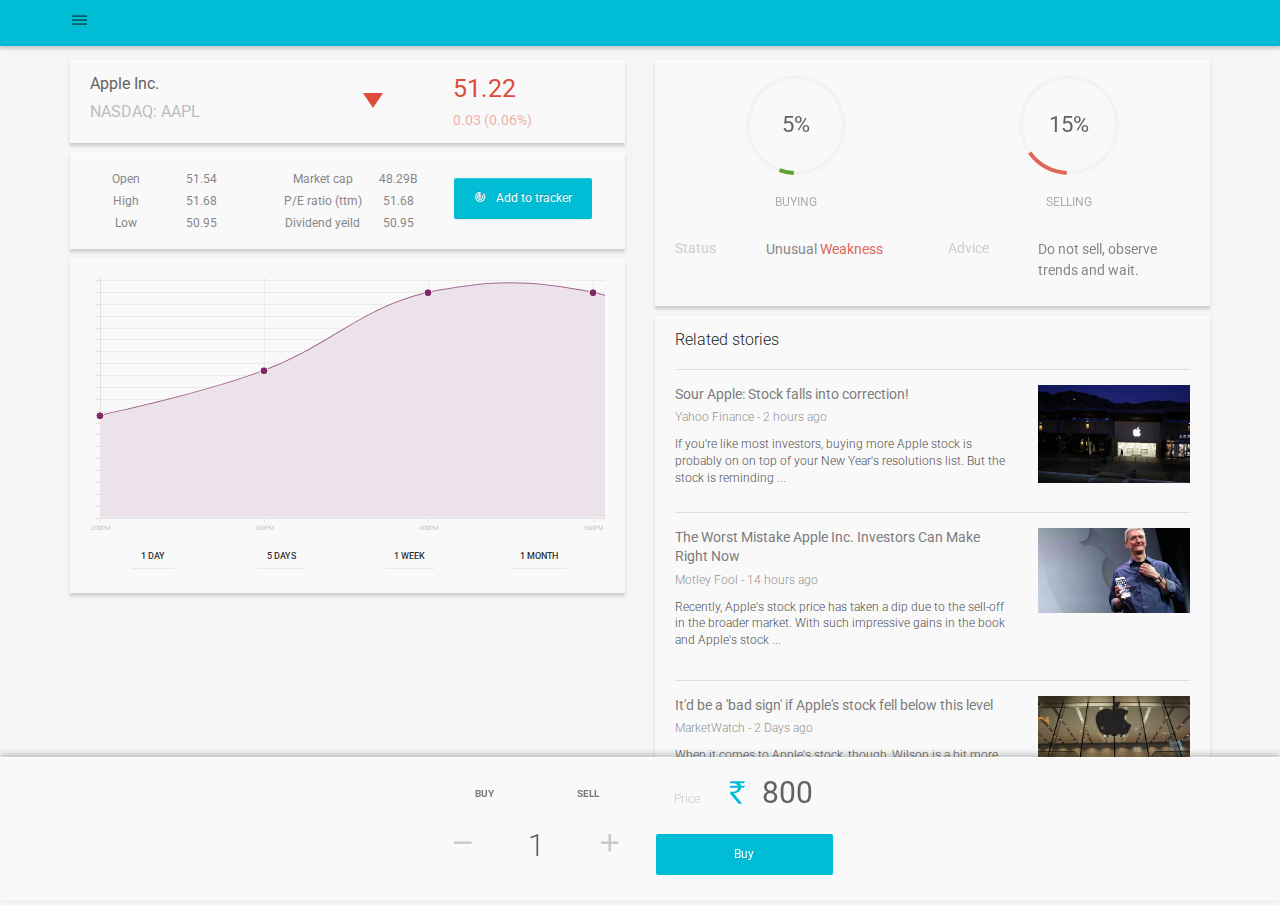
<file: stock-details.html>
<!DOCTYPE html>
<html>
<head>
  <link href="css/bootstrap.min.css" rel="stylesheet">
  <link href='http://fonts.googleapis.com/css?family=Roboto:500,900,100,300,700,400' rel='stylesheet' type='text/css'>
  <link href="css/bootstrap-theme.min.css" rel="stylesheet">
  <link href="css/normalize.css" rel="stylesheet">
  <link href="css/material.css" rel="stylesheet">
  <link href="css/jquery.materialripple.css" rel="stylesheet">
  <link href="css/custom.css" rel="stylesheet">
  <link rel="stylesheet" href="css/sidebar.css" media="screen" type="text/css" />
  <title>Stock Market portfolio</title>
  <script src="js/Chart.js"></script>
  <script src="js/modernizr.js"></script>
</head>
<body>
  <div class="sidebar-overlay"></div>
  <aside id="sidebar" class="sidebar sidebar-default sidebar-fixed-left" role="navigation">
    <!-- Sidebar header -->
    <div class="sidebar-header header-cover" style="background-image: url(images/background.jpg);">
      <!-- Sidebar toggle button -->
      <button type="button" class="sidebar-toggle">
        <i class="icon-material-sidebar-arrow"></i>
      </button>
      <!-- Sidebar brand image -->
      <div class="sidebar-image">
        <img src="images/Dhiraj.jpg">
      </div>
      <!-- Sidebar brand name -->
      <a data-toggle="dropdown" class="sidebar-brand" href="#settings-dropdown">
        dhirajsapkal@gmail.com
        <b class="caret"></b>
      </a>
    </div>

    <!-- Sidebar navigation -->
    <ul class="nav sidebar-nav">
      <li class="dropdown">
        <ul id="settings-dropdown" class="dropdown-menu">
          <li>
            <a href="#" tabindex="-1">
              Profile
            </a>
          </li>
          <li>
            <a href="#" tabindex="-1">
              Settings
            </a>
          </li>
          <li>
            <a href="#" tabindex="-1">
              Help
            </a>
          </li>
          <li>
            <a href="#" tabindex="-1">
              Log out
            </a>
          </li>
        </ul>
      </li>
      <li>
        <a href="index.html" class="ripple">
          <i class="sidebar-icon mdi-action-dashboard"></i>
          Portfolio
        </a>
      </li>
      <li>
        <a href="#" class="ripple">
          <i class="sidebar-icon mdi-action-track-changes"></i>
          Tracker
        </a>
      </li>
      <li>
        <a href="#">
          <i class="sidebar-icon mdi-action-trending-up"></i>
          News
        </a>
      </li>
      <li>
        <a href="#" class="ripple">
          <i class="sidebar-icon mdi-action-assessment"></i>
          Diagnosis
        </a>
      </li>
      <li class="divider"></li>
      <li class="dropdown">
        <a class="ripple-effect dropdown-toggle" href="#" data-toggle="dropdown">
          Market
          <b class="caret"></b>
        </a>
        <ul class="dropdown-menu">
          <li>
            <a href="#" tabindex="-1">
              NSE
              <span class="sidebar-badge">12</span>
            </a>
          </li>
          <li>
            <a href="#" tabindex="-1">
              NASDAQ
              <span class="sidebar-badge">0</span>
            </a>
          </li>
          <li>
            <a href="#" tabindex="-1">
              BSE
              <span class="sidebar-badge">0</span>
            </a>
          </li>
          <li>
            <a href="#" tabindex="-1">
              HKE
              <span class="sidebar-badge">0</span>
            </a>
          </li>
        </ul>
      </li>
      <li>
        <a href="#" class="ripple">
          Notifications
          <span class="sidebar-badge">3</span>
        </a>
      </li>
    </ul>
    <!-- Sidebar divider -->
    <!-- <div class="sidebar-divider"></div> -->

    <!-- Sidebar text -->
    <!--  <div class="sidebar-text">Text</div> -->
  </aside>
  <div class="wrapper">
    <nav class="navbar navbar-fixed-top">
      <div class="container">
        <div class="row">
          <div class="col-xs-4">
            <!-- <a href="#menu-toggle" class="btn btn-default" id="menu-toggle">Toggle Menu</a> -->
            <div class="icon-preview sidebar-toggle"><i class="mdi-navigation-menu"></i></div>
          </div>
          <div class="col-xs-6 col-xs-offset-2" style="text-align:right;">
            <a href="#" id="track1" class="addtracker ripple"><i class="sidebar-icon mdi-action-track-changes"></i>Add to tracker</a>
          </div>
        </div>
      </div>
    </nav>
    <div class="container">
      <div class="row">
        <div class="col-md-6 col-lg-6 col-sm-6 col-xs-12">
          <div class="row">
            <div class="col-xs-12">
              <div class="stock-title paper">
                <div class="row">
                  <div class="col-xs-6">
                    <h2>Apple Inc.</h2>
                    <h3>NASDAQ: AAPL</h3>
                  </div>
                  <div class="col-xs-6">
                    <div class="row">
                      <div class="col-xs-4">
                        <div class="triangle-indicator triangle-big"></div>
                      </div>
                      <div class="col-xs-8">
                        <h1>51.22</h1>
                        <h4>0.03 (0.06%)</h4>
                      </div>
                    </div>
                  </div>
                </div>
              </div>
            </div>
          </div>
          <div class="row">
            <div class="col-xs-12">
              <div class="stock-data paper">
                <div class="row">
                  <div class="col-xs-12 col-md-8">
                    <div class="row">
                      <div class="col-xs-6">
                        <table class="data-table">
                          <tr>
                            <td>Open</td>
                            <td>51.54</td>
                          </tr>
                          <tr>
                            <td>High</td>
                            <td>51.68</td>
                          </tr>
                          <tr>
                            <td>Low</td>
                            <td>50.95</td>
                          </tr>
                        </table>
                      </div>
                      <div class="col-xs-6">
                        <table class="data-table">
                          <tr>
                            <td>
                              Market cap
                            </td>
                            <td>48.29B</td>
                          </tr>
                          <tr>
                            <td>P/E ratio (ttm)</td>
                            <td>51.68</td>
                          </tr>
                          <tr>
                            <td>Dividend yeild</td>
                            <td>50.95</td>
                          </tr>
                        </table>
                      </div>
                    </div>
                  </div>
                  <div class="col-md-4">
                    <a href="#" id="track2" class="btn btn-primary addtracker ripple"><i class="sidebar-icon mdi-action-track-changes"></i>Add to tracker</a>
                  </div>
                </div>
              </div>
            </div>
          </div>
          <div class="row">
            <div class="col-xs-12">
              <div class="stock-graph paper">
                <div class="graph">
                  <canvas id="canvas"></canvas>
                </div>
                <div class="toggles">
                  <div class="row">
                    <ul>
                      <li><div class="col-xs-3"><a href="javascript:void(0)" class="btn btn-default btn-xs ripple">1 Day</a></div></li>
                      <li><div class="col-xs-3"><a href="javascript:void(0)" class="btn btn-default btn-xs ripple">5 Days</a></div></li>
                      <li><div class="col-xs-3"><a href="javascript:void(0)" class="btn btn-default btn-xs ripple">1 Week</a></div></li>
                      <li><div class="col-xs-3"><a href="javascript:void(0)" class="btn btn-default btn-xs ripple">1 Month</a></div></li>
                    </ul>
                  </div>
                </div>
              </div>
            </div>
          </div>
        </div>
        <div class="col-md-6 col-lg-6 col-sm-6 col-xs-12">
          <div class="row">
            <div class="col-xs-12">
              <div class="stock-performance paper">
                <div class="row">
                  <div class="col-xs-6">
                    <div class="row">
                      <div class="col-xs-12">
                        <div class="buying">
                          <div id="buying"><strong></strong></div>
                        </div>
                      </div>
                    </div>
                    <div class="row">
                      <div class="col-xs-12">
                        <h2>Buying</h2>
                      </div>
                    </div>
                  </div>
                  <div class="col-xs-6">
                    <div class="row">
                      <div class="col-xs-12">
                        <div class="buying">
                          <div id="selling"><strong></strong></div>
                        </div>
                      </div>
                    </div>
                    <div class="row">
                      <div class="col-xs-12">
                        <h2>Selling</h2>
                      </div>
                    </div>
                  </div>
                </div>
                <div class="row">
                  <div class="stock-performance-data">
                    <div class="col-xs-12 col-md-6">
                      <div class="row">
                        <div class="col-xs-4">
                          <p class="lable">Status</p>
                        </div>
                        <div class="col-xs-8">
                          <p class="description">Unusual <span>Weakness</span></p>
                        </div>
                      </div>
                    </div>
                    <div class="col-xs-12 col-md-6">
                      <div class="row">
                        <div class="col-xs-4">
                          <p class="lable">Advice</p>
                        </div>
                        <div class="col-xs-8">
                          <p class="description">Do not sell, observe trends and wait.</span></p>
                        </div>
                      </div>
                    </div>
                  </div>
                </div>
              </div>
            </div>
          </div>
          <div class="row">
            <div class="col-xs-12">
              <div class="stock-stories paper">
                <div class="row">
                  <div class="col-xs-12">
                    <h1>Related stories</h1>
                  </div>
                </div>
                <div class="seperator"></div>
                <a class="rippple" href="http://americasmarkets.usatoday.com/2015/01/02/sour-apple-stock-falls-into-correction/" target="_blank">
                  <div class="stock-article">
                    <div class="row">
                      <div class="col-xs-8">
                        <div class="row">
                          <div class="col-xs-12">
                            <p class="title">Sour Apple: Stock falls into correction!</p>
                          </div>
                        </div>
                        <div class="row">
                          <div class="col-xs-12">
                            <p>Yahoo Finance - 2 hours ago</p>
                          </div>
                        </div>
                        <div class="row">
                          <div class="col-xs-12">
                            <p class="summary">If you're like most investors, buying more Apple stock is probably on on top of your New Year's resolutions list. But the stock is reminding ...</p>
                          </div>
                        </div>
                      </div>
                      <div class="col-xs-4">
                        <img class="img-responsive" src="images/apple_article.jpg">
                      </div>
                    </div>
                  </div>
                </a>
                <div class="seperator"></div>
                <a class="ripple" href="http://www.fool.com/investing/general/2015/01/03/the-worst-mistake-apple-inc-investors-can-make-rig.aspx" target="_blank">
                  <div class="stock-article">
                    <div class="row">
                      <div class="col-xs-8">
                        <div class="row">
                          <div class="col-xs-12">
                            <p class="title">The Worst Mistake Apple Inc. Investors Can Make Right Now</p>
                          </div>
                        </div>
                        <div class="row">
                          <div class="col-xs-12">
                            <p>Motley Fool - 14 hours ago</p>
                          </div>
                        </div>
                        <div class="row">
                          <div class="col-xs-12">
                            <p class="summary">Recently, Apple's stock price has taken a dip due to the sell-off in the broader market. With such impressive gains in the book and Apple's stock ...</p>
                          </div>
                        </div>
                      </div>
                      <div class="col-xs-4">
                        <img class="img-responsive" src="images/apple3.jpg">
                      </div>
                    </div>
                  </div>
                </a>
                <div class="seperator"></div>
                <a class="ripple" href="http://www.marketwatch.com/story/itd-be-a-bad-sign-if-apples-stock-fell-below-this-level-2015-01-02" target="_blank">
                  <div class="stock-article">
                    <div class="row">
                      <div class="col-xs-8">
                        <div class="row">
                          <div class="col-xs-12">
                            <p class="title">It'd be a 'bad sign' if Apple's stock fell below this level</p>
                          </div>
                        </div>
                        <div class="row">
                          <div class="col-xs-12">
                            <p>MarketWatch - 2 Days ago</p>
                          </div>
                        </div>
                        <div class="row">
                          <div class="col-xs-12">
                            <p class="summary">When it comes to Apple's stock, though, Wilson is a bit more bullish. His prediction is that volatility in the equity markets in 2015 will send ...</p>
                          </div>
                        </div>
                      </div>
                      <div class="col-xs-4">
                        <img class="img-responsive" src="images/apple2.jpg">
                      </div>
                    </div>
                  </div>
                </a>
                <div class="seperator"></div>
                <div class="collapse"  id="collapseArticle">
                  <a class="ripple" href="http://www.bidnessetc.com/31894-why-apple-inc-aapl-stock-took-a-small-hit-going-into-2015/" target="_blank">
                    <div class="stock-article">
                      <div class="row">
                        <div class="col-xs-8">
                          <div class="row">
                            <div class="col-xs-12">
                              <p class="title">Why Apple Inc. (AAPL) Stock Took a Small Hit Going Into...</p>
                            </div>
                          </div>
                          <div class="row">
                            <div class="col-xs-12">
                              <p>Bidness ETC - 1 Jan 2015</p>
                            </div>
                          </div>
                          <div class="row">
                            <div class="col-xs-12">
                              <p class="summary">Apple Inc. (NASDAQ:AAPL) is the darling of the stock market, with an impressive stock price gain of 30% year-over-year; the stock is expected ...</p>
                            </div>
                          </div>
                        </div>
                        <div class="col-xs-4">
                          <img class="img-responsive" src="images/apple4.jpg">
                        </div>
                      </div>
                    </div>
                  </a>
                  <div class="seperator"></div>
                  <a class="ripple" href="http://finance.yahoo.com/news/should-you-buy-apple-stock-175927155.html" target="_blank">
                    <div class="stock-article">
                      <div class="row">
                        <div class="col-xs-8">
                          <div class="row">
                            <div class="col-xs-12">
                              <p class="title">Should you buy Apple stock?</p>
                            </div>
                          </div>
                          <div class="row">
                            <div class="col-xs-12">
                              <p>Yahoo Finance (blog) - 1 Jan 2015</p>
                            </div>
                          </div>
                          <div class="row">
                            <div class="col-xs-12">
                              <p class="summary">At the time of this writing, Apple has a $650 billion market cap. For some perspective, if you combine the GDPs of Greece and Egypt… you're ...</p>
                            </div>
                          </div>
                        </div>
                        <div class="col-xs-4">
                          <img class="img-responsive" src="images/apple5.jpg">
                        </div>
                      </div>
                    </div>
                  </a>
                  <div class="seperator"></div>
                </div>
                <a class="see-more btn ripple" id="viewmore" role="button" onclick="toggleview()" data-toggle="collapse" href="#collapseArticle" aria-expanded="false" aria-controls="collapseArticle">View more</a>
              </div>
            </div>
          </div>
        </div>
      </div>
    </div>
    <div class="container-fluid">
      <div class="row">
        <div class="col-xs-12">
          <div class="sticky-bottom paper">
            <div class="col-xs-4 col-md-2 col-md-offset-4">
              <div class="row">
                <div class="btn-group btn-group-justified">
                  <div class="col-xs-6 col-md-6">
                    <a href="javascript:togglebuy()" class="btn btn-default ripple" style="border-radius:0; width:100%;">BUY</a>
                  </div>
                  <div class="col-xs-6 col-md-6">
                    <a href="javascript:togglesell()" class="btn btn-default spinner-button ripple" style="border-radius:0; width:100%;">SELL</a>
                  </div>
                </div>
              </div>
              <div class="row">
                <div class="col-xs-12">
                  <input id="stock-spinner" class="spinner-big" type="text" data-bts-mousewheel="true" data-bts-button-down-class="btn btn-default spinner-button spinner-big ripple" data-bts-button-up-class="btn btn-default spinner-button spinner-big ripple" value="0" name="stock-spinner">
                </div>
              </div>
            </div>
            <div class="col-xs-8 col-md-2">
              <div class="row">
                <div class="col-xs-12">
                  <p class="price">Price <img src="images/rupee.svg"><span id="totalcost">800</span></p>
                </div>
              </div>
              <div class="row">
                <div class="col-xs-12">
                  <div id="buybutton" class="btn addtracker">Buy</div>
                </div>
              </div>
            </div>
          </div>
        </div>
      </div>
    </div>
  </div>
  <script src="js/jquery.min.js"></script>
  <script src="js/bootstrap.min.js"></script>
  <script src="js/jquery.materialripple.js"></script>
  <script src="js/custom.js"></script>
  <script src="js/index.js"></script>
  <script src="js/circle-progress.js"></script>
  <script src="js/bootstrap.touchspin.js"></script>
  <script>
    $("input[name='stock-spinner']").TouchSpin({
    min: 1, // Minimum value.
    max: 100, // Maximum value.
    boostat: 5, // Boost at every nth step.
    maxboostedstep: 10, // Maximum step when boosted.
    step: 1, // Incremental/decremental step on up/down change.
    stepinterval: 100, // Refresh rate of the spinner in milliseconds.
    stepintervaldelay: 500 // Time in milliseconds before the spinner starts to spin.
    });
  </script>
  <script>
    var randomScalingFactor = function(){ return Math.round(Math.random()*100)};
    var lineChartData = {
      labels : ["2:00PM","3:00PM","4:00PM","5:00PM"],
      datasets : [
        {
          label: "My First dataset",
          fillColor : "rgba(236,226,233,1)",
          strokeColor : "#a1628f",
          pointColor : "#812968",
          pointStrokeColor : "#fff",
          pointHighlightFill : "#fff",
          pointHighlightStroke : "rgba(220,220,220,1)",
          data : [randomScalingFactor(),randomScalingFactor(),randomScalingFactor(),randomScalingFactor(),randomScalingFactor(),randomScalingFactor(),randomScalingFactor()]
        }
      ]

    }

  window.onload = function(){
    var ctx = document.getElementById("canvas").getContext("2d");
    window.myLine = new Chart(ctx).Line(lineChartData, {
      responsive: true
    });
  }
  </script>
  <script>
    $(function(){
      $('.ripple').materialripple();
    });
  </script>
  <script>
    $('#buying').circleProgress({
        value: 0.25,
        size: 100,
        thickness: '4',
        startAngle: 45.6,
        fill: {
            color: "#5da22c"
        },
        emptyFill: 'rgba(243, 243, 243, 1)',
        animation: {
          duration: 2000,
          easing: 'circleProgressEasing'
        },
      }).on('circle-animation-progress', function(event, progress, stepValue) {
      $(this).find('strong').text(Math.round(String(stepValue.toFixed(2)).substr(1)*100)+ '%');
    });
    $('#selling').circleProgress({
        value: 0.75,
        size: 100,
        thickness: '4',
        startAngle: 45.6,
        fill: {
            color: "#dd6859"
        },
        emptyFill: 'rgba(243, 243, 243, 1)',
        animation: {
          duration: 2000,
          easing: 'circleProgressEasing'
        },
      }).on('circle-animation-progress', function(event, progress, stepValue) {
      $(this).find('strong').text(Math.round(String(stepValue.toFixed(2)).substr(1)*100)+ '%');
    });
  </script>
</body>
</html>
</file>
<file: css/custom.css>
body {
  font-family: 'Roboto';
  padding-top: 60px;
}

*, *:before, *:after{
    box-sizing: border-box;
    -moz-box-sizing: border-box;
    -webkit-box-sizing: border-box;
}

.sidebar-default .sidebar-badge{
  background-color: #dd4b39;
}

.listed-links:hover{
  background-color: rgba(0, 188, 212, 0.09);
  transition: background-color 0.5s;
}

.seperator{
  width: 100%;
  height: 1px;
  background-color: #a5a5a5;
  opacity: 0.31;
  margin: 0 0;
}

.sidebar-toggle{
  display: block;
  cursor: pointer;
}

.sidebar.open{
  background-color: rgb(249, 249, 249);
}

.wrapper {
  display: block!important;
}

.paper{
  background-color: #f9f9f9;
  padding: 15px 20px;
  -webkit-box-shadow: inset 0px 1px 0px 0px rgba(255,255,255,1), 0px 3px 3px 0px rgba(0,0,0,0.17);
  -moz-box-shadow: inset 0px 1px 0px 0px rgba(255,255,255,1), 0px 3px 3px 0px rgba(0,0,0,0.17);
  box-shadow: inset 0px 1px 0px 0px rgba(255,255,255,1), 0px 3px 3px 0px rgba(0,0,0,0.17);
}

/*navbar*/

.navbar {
  min-height: 40px;
  background-color: #00bcd4!important;
  color: #f9f9f9!important;
  -webkit-box-shadow: 0px 3px 3px 0px rgba(0,0,0,0.17);
  -moz-box-shadow: 0px 3px 3px 0px rgba(0,0,0,0.17);
  box-shadow: 0px 3px 3px 0px rgba(0,0,0,0.17);
  z-index: 10;
}


/*#main-nav {
  position: fixed;
  top: -16px;
  z-index: 1;
  height: 104%;
  left: -300px;
}

#main-nav.show{
  left: 0;
}

#nav-button, #nav-button:hover, #nav-button:focus{
  background-color: transparent;
  box-shadow: none;
  color: white;
  top: 0px;
  visibility: visible;
  position: fixed;
}

#nav-button > .fa-close, #nav-button > .fa-close:hover, #nav-button > .fa-close:focus {
  position: absolute;
  top: -96%;
}
*/
.icon-preview i {
  font-size: 20px;
  line-height: 40px;
  color: #005e6a;
}

#menu-toggle:hover, #menu-toggle:focus{
  text-decoration: none;
}

.search input{
  background: transparent;
  border: none;
  font-size: 14px;
  color: #b2b2b2;
  width: 100%;
}

.search i {
  line-height: 20px;
  float: right;
  color: #b2b2b2;
}

.btn-group{
  margin: 0;
  box-shadow: none;
}

.btn-group .btn {
  background-image: none;
  font-size: 10px;
  padding: 15px 15px;
  font-weight: 700;
  color: #797979!important;
}

.btn-group a:hover, .btn-group a:focus {
  -webkit-box-shadow: inset 0px -2px 0px 0px rgba(4,139,156,1)!important;
  -moz-box-shadow: inset 0px -2px 0px 0px rgba(4,139,156,1)!important;
  box-shadow: inset 0px -2px 0px 0px rgba(4,139,156,1)!important;
  color: #048b9c!important;
}

/*listing*/

.listing {
  padding: 0px 0px;
}

.listing a{
  display: inherit;
}

.listing-item {
  padding: 15px 20px;
  cursor: pointer;
}

.listing-picture {
  height: 35px;
  width: 35px;
  border-radius: 50px;
  background-color: #b0b0b0;
  background-size: 80%;
  background-position: center;
  background-repeat: no-repeat;
}

.listing-item h3 {
  font-size: 14px;
  color: #878787;
  margin: 0px 0px;
  font-weight: 400;
}

.listing-item h4 {
  font-size: 10px;
  color: #878787;
  margin-top: 12px;
  margin-bottom: 0px;
  font-weight: 400;
}

.listing-item h5 {
  margin: 0px 0px;
  font-size: 16px;
  font-weight: 400;
  color: #000000;
}

.listing-item h6 {
  margin-top: 10px;
  margin-bottom: 0px;
  font-size: 10px;
  font-weight: 400;
  color: #3d9400;
}

.item1 .listing-picture {
  background-color: #812968;
  background-image: url('../images/yahoo_Y.svg');
}

.item2 .listing-picture {
  background-color: #62a6fb;
  background-image: url('../images/google-g.png');
}

.item3 .listing-picture {
  /*background-color: #62a6fb;*/
  background-image: url('../images/Apple_Logo.png');
  background-size: 60%;
}

.item4 .listing-picture{
  background-image: url('../images/sony.jpg');
  background-size: cover;
}

.item5 .listing-picture{
  background-image: url('../images/ibm.jpg');
  background-size: cover;
}

.triangle-indicator {
  position: relative;
  height: 8px;
  width: 12px;
  border-left: 6px solid transparent;
  border-right: 6px solid transparent;
  border-bottom: 8px solid #3d9400;
  top: 5px;
}

.triangle-red{
  transform: rotate(180deg);
  border-bottom-color: #dd4b39;
}

.triangle-big{
  border-left: 10px solid transparent;
  border-right: 10px solid transparent;
  border-bottom: 15px solid #3d9400;
  top: 8px;
}

/*ticker*/

.ticker > h1 {
  margin-top: 0px;
  margin-bottom: 20px;
  font-size: 25px;
  color: #626262;
  font-weight: 300;
}

.ticker > h2 {
  font-size: 16px;
  font-weight: 400;
  color: #c6c6c6;
  margin: 0px 0px;
}

.ticker > h2 span {
  color:#c5c5c5;
}

.graph {
  margin-top: 60px;
}

.ticker-stock-info{
  margin-top: 87px;
}

.ticker-stock-info h1{
  color: #000000;
  font-size: 30px;
  font-weight: 400;
  margin-top: 0px;
  margin-bottom: 20px;
  line-height: 30px;
}

.ticker-stock-info h2{
  color: #3d9400;
  font-size: 16px;
  line-height: 16px;
  font-weight: 400;
  margin-top: 0px;
  margin-bottom: 15px
}

.ticker-stock-info h3{
  font-size: 14px;
  line-height: 14px;
  font-weight: 400;
  color: #bdbdbd;
  margin: 0px 0px;
}

.toggles > ul {
  list-style: none;
  margin-top: 6px;
  margin-bottom: 0px;
}

.toggles > .row > ul > li{
  display: inline;
}

.toggles > .row > ul > li a {
  /*width: 60px;*/
  padding: 4px 10px;
  font-size: 9px;
  font-weight: 500;
  color: #646464;
  background-color: #f9f9f9;
  background-image: none;
}

.btn-default:focus{
  color: white!important;
  text-decoration: none;
  text-shadow:none;
}

.btn-xs:focus {
  background-color: #0ca5b8!important;
}

.btn-default:active {
  color: #0ca5b8!important;
}

.data-table {
  width: 100%;
  font-size: 12px;
  font-weight: 400;
  color: #878787;
  line-height: 22px;
  margin-top: 30px;
  text-align: center;
}

.data-table  tr {
  padding: 5px 0px;
}

.stock-ticker{
  margin-top: 50px;
  width: 100%;
  text-align: center;
  cursor: pointer;
}

.stock-ticker table {
  width: 100%;
}

.stock-ticker td {
  font-size: 10px;
  font-weight: 400;
  color: #878787;
  padding: 5px;
}

.stock-ticker span {
  font-size: 12px;
}

.red {
  color: #dd4b39;
}

.green {
  color: #3d9400;
}

#nav-button{
  background-color: #
}


/*Media queries for the fixed ticker*/

@media screen and (max-width: 768px) {
  .ticker{
    position: fixed;
    bottom: 0;
    left: 0;
    height: 110px;
    width: 100%;
    -webkit-box-shadow: inset 0px 1px 0px 0px rgba(255,255,255,1), 0px -3px 6px 0px rgba(0,0,0,0.21);
    -moz-box-shadow: inset 0px 1px 0px 0px rgba(255,255,255,1), 0px -3px 6px 0px rgba(0,0,0,0.21);
    box-shadow: inset 0px 1px 0px 0px rgba(255,255,255,1), 0px -3px 6px 0px rgba(0,0,0,0.21);
  }

  .ticker > h1 {
    font-size: 14px;
    font-weight: 700;
    color: #878787;
    margin-bottom: 7px;
  }

  .ticker > h2{
    color: #878787;
    font-size: 10px;
    font-weight: 400;
  }

  .desk-only {
    display: none;
  }

  .ticker-stock-info{
    margin-top: 0px;
  }

  .ticker-stock-info h1 {
    font-size: 20px;
    font-weight: 400;
    color: #000000;
    margin-bottom: 0px;
  }

  .ticker-stock-info h2 {
    font-size: 12px;
    margin-bottom: 0px;
  }

  .ticker-stock-info h3 {
    font-size: 10px;
  }

  .triangle-big {
    position: absolute;
    left: 90px;
    border-left: 7px solid transparent;
    border-right: 7px solid transparent;
    border-bottom: 9px solid #3d9400;
  }

  .mob-sticky {
    position: absolute;
    top: 3px;
    right: 50px;
  }

  .stock-ticker{
    margin-top: 0;
  }

  .stock-ticker td{
    padding: 10px;
  }
}

.listed-links, .search, .paper {
  width: 100%;
}




/*------------------------------------stock details page-------------------------------------------------------*/

.stock-title h2{
  font-size: 16px;
  color: #626262;
  font-weight: 400;
  margin-top: 0;
  margin-bottom: 10px;
}

.stock-title h3{
  font-size: 16px;
  color: #626262;
  font-weight: 400;
  opacity: 0.4;
  margin-top: 0;
  margin-bottom: 0;
}

.stock-title h1 {
  font-size: 25px;
  color: #dd4b39;
  margin-top: 0px;
  font-weight: 400;
  margin-bottom: 10px;
}

.stock-title h4{
  font-size: 14px;
  color: #dd4b39;
  opacity: 0.4;
  margin-top: 0;
  margin-bottom: 0;
  font-weight: 400;
}

.stock-title .triangle-big {
  top: 18px;
  left: 0;
  transform: rotate(180deg);
  border-bottom-color: #dd4b39;
}

.stock-data{
  margin-top: 10px;
}

.stock-data .data-table {
  margin-top: 0;
}

.addtracker {
  background-color: #00bcd4!important;
  background-image: none;
  font-size: 12px;
  font-weight: 400;
  padding: 12px 20px;
  text-transform: none;
  color: white!important;
}

.addtracker:hover{
  text-decoration: none;
}

.addtracker i {
  margin-right: 10px;
}

#track1 {
  visibility: hidden;
}

.stock-graph {
  margin-top: 10px;
}

.stock-graph > .graph {
  margin-top: 0;
}

.stock-performance {
  text-align: center;
}

.stock-performance strong {
  position: absolute;
  top: 35px;
  font-size: 22px;
  font-weight: 400;
  color: #626262;
  /*opacity: 0.5;*/
  left: 50%;
  transform: translateX(-50%);
}

#buying {
  position: absolute;
  left: 50%;
  transform: translateX(-50%);
}

#selling {
  position: absolute;
  left: 50%;
  transform: translateX(-50%);
}

.stock-performance h2{
  font-size: 12px;
  color: #626262;
  font-family: 'roboto';
  font-weight: 400;
  text-transform: uppercase;
  margin-top: 120px;
  margin-bottom: 0;
  opacity: 0.5;
}

.stock-performance-data{
  text-align: left;
  margin-top: 30px;
  font-family: 'roboto';
  font-weight: 400;
  font-size: 14px;
}

.stock-performance-data .lable {
  color: #cdcdcd;
}

.stock-performance-data .description{
  color: #878787;
  line-height: 21px;
}

.stock-performance-data span {
  color: #dd6859;
}

.stock-stories{
  margin-top: 10px;
  margin-bottom: 20px;
}

.stock-stories h1{
  font-size: 16px;
  color: #242424;
  font-weight: 300;
  margin-top: 0;
  margin-bottom: 20px;
}

.stock-article{
  padding: 15px 0px;
}

.stock-article p {
  font-size: 12px;
  color: #242424;
  font-weight: 300;
  opacity: 0.50;
}

.stock-article .title{
  opacity: 1;
  font-size: 14px;
  color: #7d7c7c;
  font-weight: 400;
  margin-bottom: 5px;
}

.see-more{
  background-image: none;
  width: 100%;
  box-shadow: none!important;
  margin-top: 0px;
  margin-bottom: 0px;
  padding: 10px 0px;
  ont-size: 12px;
  color: #242424;
  font-weight: 300;
  opacity: 0.50;
  text-transform: none;
}


.stock-article .summary {
  opacity: .80
}

/*#buying canvas {
  position: relative;
  left: 50%;
  transform: translateX(-50%);
}

#selling canvas {
  position: relative;
  left: 50%;
  transform: translateX(-50%);
}

#buying strong {
  left: 6px;
}

#selling strong {
  left: -114px;
}*/

@media screen and (max-width: 768px) {
  .stock-performance{
    margin-top: 10px;
  }
}

@media screen and (max-width: 1200px) {
  #track1{
    visibility: visible;
  }

  #track2{
    visibility: hidden;
    display: none;
  }
}

/*@media screen and (max-width: 992px) {
  .spinner-big{
    display: none;
    visibility: hidden;
    position: absolute;
  }

  .spinner-small{
    visibility: visible;
    display: block;
  }
}

@media screen and (min-width: 992px) {
  .spinner-small{
    display: none;
    visibility: hidden;
  }

  .spinner-big{
    visibility: visible;
    display: block;
  }
}

.spinner-small{
  margin: 10px 0px;
}*/

.sticky-bottom{
  position: fixed;
  bottom: 0;
  left: 0;
  -webkit-box-shadow: inset 0px 1px 0px 0px rgba(255,255,255,1), 0px -3px 6px 0px rgba(0,0,0,0.21);
  -moz-box-shadow: inset 0px 1px 0px 0px rgba(255,255,255,1), 0px -3px 6px 0px rgba(0,0,0,0.21);
  box-shadow: inset 0px 1px 0px 0px rgba(255,255,255,1), 0px -3px 6px 0px rgba(0,0,0,0.21);
}

#stock-spinner{
  display: block;
  background: transparent;
  border: none;
  font-size: 30px;
  height: 40px;
  color: #626262;
  text-align: center;
  margin: 10px 0;
}

.spinner-button {
  background-image: none;
  background: transparent;
  padding: 0 0;
  font-size: 30px;
  box-shadow: none!important;
}

.spinner-button:hover i{
  color: #00bcd4;
}

.spinner-button i {
  color: #c9c9c9;
}

.sticky-bottom p {
  font-size: 12px;
  color: #c9c9c9;
  text-align: center;
  /*opacity: 0.5;*/
}

.sticky-bottom .big{
  font-size: 15px;
  color: #626262;
  opacity: 1;
}

#buybutton{
  display: block;
  width: 100%;
}

.price span {
  font-size: 30px;
  font-weight: 400;
  color: #626262;
}

.price img{
  height: 25px;
  position: relative;
  bottom: 7px;
  margin-left: 24px;
  margin-right: 10px;
  /*fill: white;*/
}

.red h6 {
  color: #dd4b39;
}
</file>
<file: css/sidebar.css>
@import "https://fonts.googleapis.com/css?family=Roboto:400,100,100italic,300,300italic,400italic,500,500italic,700,700italic,900,900italic&subset=latin,cyrillic";
/* -- import Roboto Font ---------------------------- */
/* -- import Material Icons Font -------------------- */
@font-face {
  font-family: 'Material Design Iconic Font';
  src: url('https://s3-us-west-2.amazonaws.com/s.cdpn.io/53474/Material-Design-Iconic-Font.eot?v=1.0');
  src: url('https://s3-us-west-2.amazonaws.com/s.cdpn.io/53474/Material-Design-Iconic-Font.eot?#iefix&v=1.0') format('embedded-opentype'), url('https://s3-us-west-2.amazonaws.com/s.cdpn.io/53474/Material-Design-Iconic-Font.woff?v=1.0') format('woff'), url('https://s3-us-west-2.amazonaws.com/s.cdpn.io/53474/Material-Design-Iconic-Font.ttf?v=1.0') format('truetype'), url('https://s3-us-west-2.amazonaws.com/s.cdpn.io/53474/Material-Design-Iconic-Font.svg?v=1.0#Material-Design-Iconic-Font') format('svg');
  font-weight: normal;
  font-style: normal;
}
[class^="md-"],
[class*=" md-"] {
  display: inline-block;
  font: normal normal normal 14px/1 'Material Design Iconic Font';
  font-size: inherit;
  speak: none;
  text-rendering: auto;
  -webkit-font-smoothing: antialiased;
  -moz-osx-font-smoothing: grayscale;
}
.md {
  line-height: inherit;
  vertical-align: bottom;
}
.md-inbox:before {
  content: "\f10c";
}
.md-star:before {
  content: "\f2e5";
}
.md-send:before {
  content: "\f119";
}
.md-drafts:before {
  content: "\f107";
}
.md-arrow-back:before {
  content: "\f297";
}
.md-arrow-forward:before {
  content: "\f298";
}
/* -- You can use this sidebar in Bootstrap (v3) projects. HTML-markup like Navbar bootstrap component will make your work easier. -- */
/* -- Box model ------------------------------- */
*,
*:after,
*:before {
  -webkit-box-sizing: border-box;
  -moz-box-sizing: border-box;
  box-sizing: border-box;
}
/* -- Demo style ------------------------------- */
html,
body {
  position: relative;
  min-height: 100%;
  height: 100%;
}
body {
  font-family: 'RobotoDraft', 'Roboto', 'Helvetica Neue, Helvetica, Arial', sans-serif;
  font-style: normal;
  font-weight: 300;
  font-size: 14px;
  line-height: 1.4;
  color: #212121;
  background-color: #f5f5f5;
  -webkit-font-smoothing: antialiased;
  -moz-osx-font-smoothing: grayscale;
  text-rendering: optimizeLegibility;
}
.sidebar-overlay {
  visibility: hidden;
  position: fixed;
  top: 0;
  left: 0;
  right: 0;
  bottom: 0;
  opacity: 0;
  background: #000;
  z-index: 1034;
  -webkit-transition: visibility 0 linear 0.4s, opacity 0.4s cubic-bezier(0.4, 0, 0.2, 1);
  -moz-transition: visibility 0 linear 0.4s, opacity 0.4s cubic-bezier(0.4, 0, 0.2, 1);
  transition: visibility 0 linear 0.4s, opacity 0.4s cubic-bezier(0.4, 0, 0.2, 1);
  -webkit-transform: translateZ(0);
  -moz-transform: translateZ(0);
  -ms-transform: translateZ(0);
  -o-transform: translateZ(0);
  transform: translateZ(0);
}
.sidebar-overlay.active {
  opacity: 0.5;
  visibility: visible;
  -webkit-transition-delay: 0;
  -moz-transition-delay: 0;
  transition-delay: 0;
}
.top-bar {
  height: 25px;
  background: rgba(0, 0, 0, 0.1);
}
/* -- Google typography ------------------------------- */
.headline {
  font-size: 24px;
  font-weight: 300;
  line-height: 1.1;
  color: #212121;
  text-transform: inherit;
  letter-spacing: inherit;
}
.subhead {
  font-size: 16px;
  font-weight: 300;
  line-height: 1.1;
  color: #212121;
  text-transform: inherit;
  letter-spacing: inherit;
}
/* -- Bootstrap-like style ------------------------------- */
.caret {
  display: inline-block;
  width: 0;
  height: 0;
  margin-left: 2px;
  vertical-align: middle;
  border-top: 4px solid;
  border-right: 4px solid transparent;
  border-left: 4px solid transparent;
}
.dropdown-menu {
  display: none;
}
/* -- Constructor style ------------------------------- */
.constructor {
  position: relative;
  margin: 0;
  padding: 0 50px;
  -webkit-transition: all 0.5s cubic-bezier(0.55, 0, 0.1, 1);
  -o-transition: all 0.5s cubic-bezier(0.55, 0, 0.1, 1);
  transition: all 0.5s cubic-bezier(0.55, 0, 0.1, 1);
}
.sidebar,
.wrapper {
  display: table-cell;
  vertical-align: top;
}
.sidebar-stacked.open + .wrapper .constructor {
  margin-left: 280px;
}
@media (max-width: 768px) {
  .sidebar-stacked.open + .wrapper .constructor {
    margin-left: 240px;
  }
}
/* -- Sidebar style ------------------------------- */
.sidebar {
  position: relative;
  display: block;
  min-height: 100%;
  overflow-y: auto;
  overflow-x: hidden;
  border: none;
  -webkit-transition: all 0.5s cubic-bezier(0.55, 0, 0.1, 1);
  -o-transition: all 0.5s cubic-bezier(0.55, 0, 0.1, 1);
  transition: all 0.5s cubic-bezier(0.55, 0, 0.1, 1);
}
.sidebar:before,
.sidebar:after {
  content: " ";
  display: table;
}
.sidebar:after {
  clear: both;
}
.sidebar::-webkit-scrollbar-track {
  border-radius: 2px;
}
.sidebar::-webkit-scrollbar {
  width: 5px;
  background-color: #F7F7F7;
}
.sidebar::-webkit-scrollbar-thumb {
  border-radius: 10px;
  -webkit-box-shadow: inset 0 0 6px rgba(0, 0, 0, 0.3);
  background-color: #BFBFBF;
}
.sidebar .sidebar-header {
  position: relative;
  height: 157.5px;
  margin-bottom: 8px;
  -webkit-transition: all 0.2s ease-in-out;
  -o-transition: all 0.2s ease-in-out;
  transition: all 0.2s ease-in-out;
}
.sidebar .sidebar-header.header-cover {
  background-repeat: no-repeat;
  background-position: center center;
  -webkit-background-size: cover;
  -moz-background-size: cover;
  -o-background-size: cover;
  background-size: cover;
}
.sidebar .sidebar-header:hover .sidebar-toggle {
  opacity: 1;
}
.sidebar .sidebar-toggle {
  position: relative;
  float: right;
  margin: 16px;
  padding: 0;
  background-image: none;
  border: none;
  height: 40px;
  width: 40px;
  font-size: 20px;
  opacity: 0.7;
  -webkit-transition: all 0.2s ease-in-out;
  -o-transition: all 0.2s ease-in-out;
  transition: all 0.2s ease-in-out;
}
.sidebar .sidebar-toggle:before,
.sidebar .sidebar-toggle:after {
  content: " ";
  display: table;
}
.sidebar .sidebar-toggle:after {
  clear: both;
}
.sidebar .icon-material-sidebar-arrow:before {
  content: "\e610";
}
.sidebar .sidebar-image img {
  width: 54px;
  height: 54px;
  margin: 16px;
  border-radius: 50%;
  -webkit-transition: all 0.2s ease-in-out;
  -o-transition: all 0.2s ease-in-out;
  transition: all 0.2s ease-in-out;
}
.sidebar .sidebar-brand {
  position: absolute;
  bottom: 0;
  left: 0;
  right: 0;
  display: block;
  height: 48px;
  line-height: 48px;
  padding: 0;
  padding-left: 16px;
  padding-right: 56px;
  text-decoration: none;
  clear: both;
  font-weight: 500;
  overflow: hidden;
  -o-text-overflow: ellipsis;
  text-overflow: ellipsis;
  white-space: nowrap;
  -webkit-transition: all 0.2s ease-in-out;
  -o-transition: all 0.2s ease-in-out;
  transition: all 0.2s ease-in-out;
}
.sidebar .sidebar-brand:hover,
.sidebar .sidebar-brand:focus {
  -webkit-box-shadow: none;
  box-shadow: none;
  outline: none;
}
.sidebar .sidebar-brand .caret {
  position: absolute;
  right: 24px;
  top: 24px;
}
.sidebar .sidebar-brand .sidebar-badge {
  position: absolute;
  right: 16px;
  top: 12px;
}
.sidebar .sidebar-brand:hover,
.sidebar .sidebar-brand:focus {
  text-decoration: none;
}
.sidebar .sidebar-badge {
  display: inline-block;
  min-width: 24px;
  height: 24px;
  line-height: 24px;
  padding: 0 3px;
  font-size: 10px;
  text-align: center;
  white-space: nowrap;
  vertical-align: baseline;
}
.sidebar .sidebar-badge.badge-circle {
  border-radius: 50%;
}
.sidebar .sidebar-divider,
.sidebar .sidebar-nav .divider {
  position: relative;
  display: block;
  height: 1px;
  margin: 8px 0;
  padding: 0;
  overflow: hidden;
}
.sidebar .sidebar-text {
  display: block;
  height: 48px;
  line-height: 48px;
  padding: 0;
  padding-left: 16px;
  padding-right: 56px;
  text-decoration: none;
  clear: both;
  font-weight: 500;
  overflow: hidden;
  -o-text-overflow: ellipsis;
  text-overflow: ellipsis;
  white-space: nowrap;
  -webkit-transition: all 0.2s ease-in-out;
  -o-transition: all 0.2s ease-in-out;
  transition: all 0.2s ease-in-out;
}
.sidebar .sidebar-text:hover,
.sidebar .sidebar-text:focus {
  -webkit-box-shadow: none;
  box-shadow: none;
  outline: none;
}
.sidebar .sidebar-text .caret {
  position: absolute;
  right: 24px;
  top: 24px;
}
.sidebar .sidebar-text .sidebar-badge {
  position: absolute;
  right: 16px;
  top: 12px;
}
.sidebar .sidebar-icon {
  display: inline-block;
  margin-right: 16px;
  min-width: 40px;
  width: 40px;
  text-align: left;
  font-size: 20px;
}
.sidebar .sidebar-icon:before,
.sidebar .sidebar-icon:after {
  vertical-align: middle;
}
.sidebar .sidebar-nav {
  margin: 0;
  padding: 0;
}
.sidebar .sidebar-nav li {
  position: relative;
  list-style-type: none;
}
.sidebar .sidebar-nav li a {
  position: relative;
  cursor: pointer;
  user-select: none;
  display: block;
  height: 48px;
  line-height: 48px;
  padding: 0;
  padding-left: 16px;
  padding-right: 56px;
  text-decoration: none;
  clear: both;
  font-weight: 500;
  overflow: hidden;
  -o-text-overflow: ellipsis;
  text-overflow: ellipsis;
  white-space: nowrap;
  -webkit-transition: all 0.2s ease-in-out;
  -o-transition: all 0.2s ease-in-out;
  transition: all 0.2s ease-in-out;
}
.sidebar .sidebar-nav li a:hover,
.sidebar .sidebar-nav li a:focus {
  -webkit-box-shadow: none;
  box-shadow: none;
  outline: none;
}
.sidebar .sidebar-nav li a .caret {
  position: absolute;
  right: 24px;
  top: 24px;
}
.sidebar .sidebar-nav li a .sidebar-badge {
  position: absolute;
  right: 16px;
  top: 12px;
}
.sidebar .sidebar-nav li a:hover {
  background: transparent;
}
.sidebar .sidebar-nav .dropdown-menu {
  position: relative;
  width: 100%;
  margin: 0;
  padding: 0;
  border: none;
  border-radius: 0;
  -webkit-box-shadow: none;
  box-shadow: none;
}
.sidebar-default {
  background-color: #ffffff;
}
.sidebar-default .sidebar-header {
  background-color: #eceff1;
}
.sidebar-default .sidebar-toggle {
  color: #212121;
  background-color: transparent;
}
.sidebar-default .sidebar-brand {
  color: #757575;
  background-color: transparent;
}
.sidebar-default .sidebar-brand:hover,
.sidebar-default .sidebar-brand:focus {
  color: #212121;
  background-color: rgba(0, 0, 0, 0.1);
}
.sidebar-default .sidebar-badge {
  color: #ffffff;
  background-color: #bdbdbd;
}
.sidebar-default .sidebar-divider,
.sidebar-default .sidebar-nav .divider {
  background-color: #bdbdbd;
}
.sidebar-default .sidebar-text {
  color: #212121;
}
.sidebar-default .sidebar-nav li > a {
  color: #212121;
  background-color: transparent;
}
.sidebar-default .sidebar-nav li > a i {
  color: #757575;
}
.sidebar-default .sidebar-nav li:hover > a,
.sidebar-default .sidebar-nav li > a:hover {
  color: #212121;
  background-color: #e0e0e0;
}
.sidebar-default .sidebar-nav li:hover > a i,
.sidebar-default .sidebar-nav li > a:hover i {
  color: #757575;
}
.sidebar-default .sidebar-nav li:focus > a,
.sidebar-default .sidebar-nav li > a:focus {
  color: #212121;
  background-color: transparent;
}
.sidebar-default .sidebar-nav li:focus > a i,
.sidebar-default .sidebar-nav li > a:focus i {
  color: #757575;
}
.sidebar-default .sidebar-nav > .open > a,
.sidebar-default .sidebar-nav > .open > a:hover,
.sidebar-default .sidebar-nav > .open > a:focus {
  color: #212121;
  background-color: #e0e0e0;
}
.sidebar-default .sidebar-nav > .active > a,
.sidebar-default .sidebar-nav > .active > a:hover,
.sidebar-default .sidebar-nav > .active > a:focus {
  color: #212121;
  background-color: #e0e0e0;
}
.sidebar-default .sidebar-nav > .disabled > a,
.sidebar-default .sidebar-nav > .disabled > a:hover,
.sidebar-default .sidebar-nav > .disabled > a:focus {
  color: #e0e0e0;
  background-color: transparent;
}
.sidebar-default .sidebar-nav > .dropdown > .dropdown-menu {
  background-color: #e0e0e0;
}
.sidebar-default .sidebar-nav > .dropdown > .dropdown-menu > li > a:focus {
  background-color: #e0e0e0;
  color: #212121;
}
.sidebar-default .sidebar-nav > .dropdown > .dropdown-menu > li > a:hover {
  background-color: #cecece;
  color: #212121;
}
.sidebar-default .sidebar-nav > .dropdown > .dropdown-menu > .active > a,
.sidebar-default .sidebar-nav > .dropdown > .dropdown-menu > .active > a:hover,
.sidebar-default .sidebar-nav > .dropdown > .dropdown-menu > .active > a:focus {
  color: #212121;
  background-color: #e0e0e0;
}
.sidebar-inverse {
  background-color: #212121;
}
.sidebar-inverse .sidebar-header {
  background-color: #eceff1;
}
.sidebar-inverse .sidebar-toggle {
  color: #212121;
  background-color: transparent;
}
.sidebar-inverse .sidebar-brand {
  color: #757575;
  background-color: transparent;
}
.sidebar-inverse .sidebar-brand:hover,
.sidebar-inverse .sidebar-brand:focus {
  color: #212121;
  background-color: rgba(0, 0, 0, 0.1);
}
.sidebar-inverse .sidebar-badge {
  color: #212121;
  background-color: #e0e0e0;
}
.sidebar-inverse .sidebar-divider,
.sidebar-inverse .sidebar-nav .divider {
  background-color: #bdbdbd;
}
.sidebar-inverse .sidebar-text {
  color: #f5f5f5;
}
.sidebar-inverse .sidebar-nav li > a {
  color: #f5f5f5;
  background-color: transparent;
}
.sidebar-inverse .sidebar-nav li > a i {
  color: #bdbdbd;
}
.sidebar-inverse .sidebar-nav li:hover > a,
.sidebar-inverse .sidebar-nav li > a:hover {
  color: #bdbdbd;
  background-color: #000000;
}
.sidebar-inverse .sidebar-nav li:hover > a i,
.sidebar-inverse .sidebar-nav li > a:hover i {
  color: #bdbdbd;
}
.sidebar-inverse .sidebar-nav li:focus > a,
.sidebar-inverse .sidebar-nav li > a:focus {
  color: #f5f5f5;
  background-color: transparent;
}
.sidebar-inverse .sidebar-nav li:focus > a i,
.sidebar-inverse .sidebar-nav li > a:focus i {
  color: #bdbdbd;
}
.sidebar-inverse .sidebar-nav > .open > a,
.sidebar-inverse .sidebar-nav > .open > a:hover,
.sidebar-inverse .sidebar-nav > .open > a:focus {
  color: #bdbdbd;
  background-color: #000000;
}
.sidebar-inverse .sidebar-nav > .active > a,
.sidebar-inverse .sidebar-nav > .active > a:hover,
.sidebar-inverse .sidebar-nav > .active > a:focus {
  color: #f5f5f5;
  background-color: #000000;
}
.sidebar-inverse .sidebar-nav > .disabled > a,
.sidebar-inverse .sidebar-nav > .disabled > a:hover,
.sidebar-inverse .sidebar-nav > .disabled > a:focus {
  color: #757575;
  background-color: transparent;
}
.sidebar-inverse .sidebar-nav > .dropdown > .dropdown-menu {
  background-color: #000000;
}
.sidebar-inverse .sidebar-nav > .dropdown > .dropdown-menu > li > a:focus {
  background-color: #000000;
  color: #bdbdbd;
}
.sidebar-inverse .sidebar-nav > .dropdown > .dropdown-menu > li > a:hover {
  background-color: #000000;
  color: #bdbdbd;
}
.sidebar-inverse .sidebar-nav > .dropdown > .dropdown-menu > .active > a,
.sidebar-inverse .sidebar-nav > .dropdown > .dropdown-menu > .active > a:hover,
.sidebar-inverse .sidebar-nav > .dropdown > .dropdown-menu > .active > a:focus {
  color: #f5f5f5;
  background-color: #000000;
}
.sidebar-colored {
  background-color: #ffffff;
}
.sidebar-colored .sidebar-header {
  background-color: #e91e63;
}
.sidebar-colored .sidebar-toggle {
  color: #f5f5f5;
  background-color: transparent;
}
.sidebar-colored .sidebar-brand {
  color: #e0e0e0;
  background-color: transparent;
}
.sidebar-colored .sidebar-brand:hover,
.sidebar-colored .sidebar-brand:focus {
  color: #f5f5f5;
  background-color: rgba(0, 0, 0, 0.1);
}
.sidebar-colored .sidebar-badge {
  color: #ffffff;
  background-color: #ec407a;
}
.sidebar-colored .sidebar-divider,
.sidebar-colored .sidebar-nav .divider {
  background-color: #bdbdbd;
}
.sidebar-colored .sidebar-text {
  color: #212121;
}
.sidebar-colored .sidebar-nav li > a {
  color: #212121;
  background-color: transparent;
}
.sidebar-colored .sidebar-nav li > a i {
  color: #757575;
}
.sidebar-colored .sidebar-nav li:hover > a,
.sidebar-colored .sidebar-nav li > a:hover {
  color: #e91e63;
  background-color: #e0e0e0;
}
.sidebar-colored .sidebar-nav li:hover > a i,
.sidebar-colored .sidebar-nav li > a:hover i {
  color: #f06292;
}
.sidebar-colored .sidebar-nav li:focus > a,
.sidebar-colored .sidebar-nav li > a:focus {
  color: #212121;
  background-color: transparent;
}
.sidebar-colored .sidebar-nav li:focus > a i,
.sidebar-colored .sidebar-nav li > a:focus i {
  color: #f06292;
}
.sidebar-colored .sidebar-nav > .open > a,
.sidebar-colored .sidebar-nav > .open > a:hover,
.sidebar-colored .sidebar-nav > .open > a:focus {
  color: #e91e63;
  background-color: #e0e0e0;
}
.sidebar-colored .sidebar-nav > .active > a,
.sidebar-colored .sidebar-nav > .active > a:hover,
.sidebar-colored .sidebar-nav > .active > a:focus {
  color: #212121;
  background-color: #f5f5f5;
}
.sidebar-colored .sidebar-nav > .disabled > a,
.sidebar-colored .sidebar-nav > .disabled > a:hover,
.sidebar-colored .sidebar-nav > .disabled > a:focus {
  color: #e0e0e0;
  background-color: transparent;
}
.sidebar-colored .sidebar-nav > .dropdown > .dropdown-menu {
  background-color: #e0e0e0;
}
.sidebar-colored .sidebar-nav > .dropdown > .dropdown-menu > li > a:focus {
  background-color: #e0e0e0;
  color: #e91e63;
}
.sidebar-colored .sidebar-nav > .dropdown > .dropdown-menu > li > a:hover {
  background-color: #cecece;
  color: #e91e63;
}
.sidebar-colored .sidebar-nav > .dropdown > .dropdown-menu > .active > a,
.sidebar-colored .sidebar-nav > .dropdown > .dropdown-menu > .active > a:hover,
.sidebar-colored .sidebar-nav > .dropdown > .dropdown-menu > .active > a:focus {
  color: #212121;
  background-color: #f5f5f5;
}
.sidebar-colored-inverse {
  background-color: #e91e63;
}
.sidebar-colored-inverse .sidebar-header {
  background-color: #eceff1;
}
.sidebar-colored-inverse .sidebar-toggle {
  color: #212121;
  background-color: transparent;
}
.sidebar-colored-inverse .sidebar-brand {
  color: #757575;
  background-color: transparent;
}
.sidebar-colored-inverse .sidebar-brand:hover,
.sidebar-colored-inverse .sidebar-brand:focus {
  color: #212121;
  background-color: rgba(0, 0, 0, 0.1);
}
.sidebar-colored-inverse .sidebar-badge {
  color: #212121;
  background-color: #e0e0e0;
}
.sidebar-colored-inverse .sidebar-divider,
.sidebar-colored-inverse .sidebar-nav .divider {
  background-color: #bdbdbd;
}
.sidebar-colored-inverse .sidebar-text {
  color: #e0e0e0;
}
.sidebar-colored-inverse .sidebar-nav li > a {
  color: #f5f5f5;
  background-color: transparent;
}
.sidebar-colored-inverse .sidebar-nav li > a i {
  color: #e0e0e0;
}
.sidebar-colored-inverse .sidebar-nav li:hover > a,
.sidebar-colored-inverse .sidebar-nav li > a:hover {
  color: #f5f5f5;
  background-color: rgba(0, 0, 0, 0.1);
}
.sidebar-colored-inverse .sidebar-nav li:hover > a i,
.sidebar-colored-inverse .sidebar-nav li > a:hover i {
  color: #f5f5f5;
}
.sidebar-colored-inverse .sidebar-nav li:focus > a,
.sidebar-colored-inverse .sidebar-nav li > a:focus {
  color: #f5f5f5;
  background-color: transparent;
}
.sidebar-colored-inverse .sidebar-nav li:focus > a i,
.sidebar-colored-inverse .sidebar-nav li > a:focus i {
  color: #f5f5f5;
}
.sidebar-colored-inverse .sidebar-nav > .open > a,
.sidebar-colored-inverse .sidebar-nav > .open > a:hover,
.sidebar-colored-inverse .sidebar-nav > .open > a:focus {
  color: #f5f5f5;
  background-color: rgba(0, 0, 0, 0.1);
}
.sidebar-colored-inverse .sidebar-nav > .active > a,
.sidebar-colored-inverse .sidebar-nav > .active > a:hover,
.sidebar-colored-inverse .sidebar-nav > .active > a:focus {
  color: #f5f5f5;
  background-color: rgba(0, 0, 0, 0.2);
}
.sidebar-colored-inverse .sidebar-nav > .disabled > a,
.sidebar-colored-inverse .sidebar-nav > .disabled > a:hover,
.sidebar-colored-inverse .sidebar-nav > .disabled > a:focus {
  color: #bdbdbd;
  background-color: transparent;
}
.sidebar-colored-inverse .sidebar-nav > .dropdown > .dropdown-menu {
  background-color: rgba(0, 0, 0, 0.1);
}
.sidebar-colored-inverse .sidebar-nav > .dropdown > .dropdown-menu > li > a:focus {
  background-color: rgba(0, 0, 0, 0.1);
  color: #f5f5f5;
}
.sidebar-colored-inverse .sidebar-nav > .dropdown > .dropdown-menu > li > a:hover {
  background-color: rgba(0, 0, 0, 0.1);
  color: #f5f5f5;
}
.sidebar-colored-inverse .sidebar-nav > .dropdown > .dropdown-menu > .active > a,
.sidebar-colored-inverse .sidebar-nav > .dropdown > .dropdown-menu > .active > a:hover,
.sidebar-colored-inverse .sidebar-nav > .dropdown > .dropdown-menu > .active > a:focus {
  color: #f5f5f5;
  background-color: rgba(0, 0, 0, 0.2);
}
.sidebar {
  width: 0;
  -webkit-transform: translate3d(-280px, 0, 0);
  transform: translate3d(-280px, 0, 0);
}
.sidebar.open {
  min-width: 280px;
  width: 280px;
  -webkit-transform: translate3d(0, 0, 0);
  transform: translate3d(0, 0, 0);
}
.sidebar-fixed-left,
.sidebar-fixed-right,
.sidebar-stacked {
  position: fixed;
  top: 0;
  bottom: 0;
  z-index: 1035;
}
.sidebar-stacked {
  left: 0;
}
.sidebar-fixed-left {
  left: 0;
  box-shadow: 2px 0px 15px rgba(0, 0, 0, 0.35);
  -webkit-box-shadow: 2px 0px 15px rgba(0, 0, 0, 0.35);
}
.sidebar-fixed-right {
  right: 0;
  box-shadow: 0px 2px 15px rgba(0, 0, 0, 0.35);
  -webkit-box-shadow: 0px 2px 15px rgba(0, 0, 0, 0.35);
  -webkit-transform: translate3d(280px, 0, 0);
  transform: translate3d(280px, 0, 0);
}
.sidebar-fixed-right.open {
  -webkit-transform: translate3d(0, 0, 0);
  transform: translate3d(0, 0, 0);
}
.sidebar-fixed-right .icon-material-sidebar-arrow:before {
  content: "\e614";
}
@media (max-width: 768px) {
  .sidebar.open {
    min-width: 240px;
    width: 240px;
  }
  .sidebar .sidebar-header {
    height: 135px;
  }
  .sidebar .sidebar-image img {
    width: 44px;
    height: 44px;
  }
}
</file>
